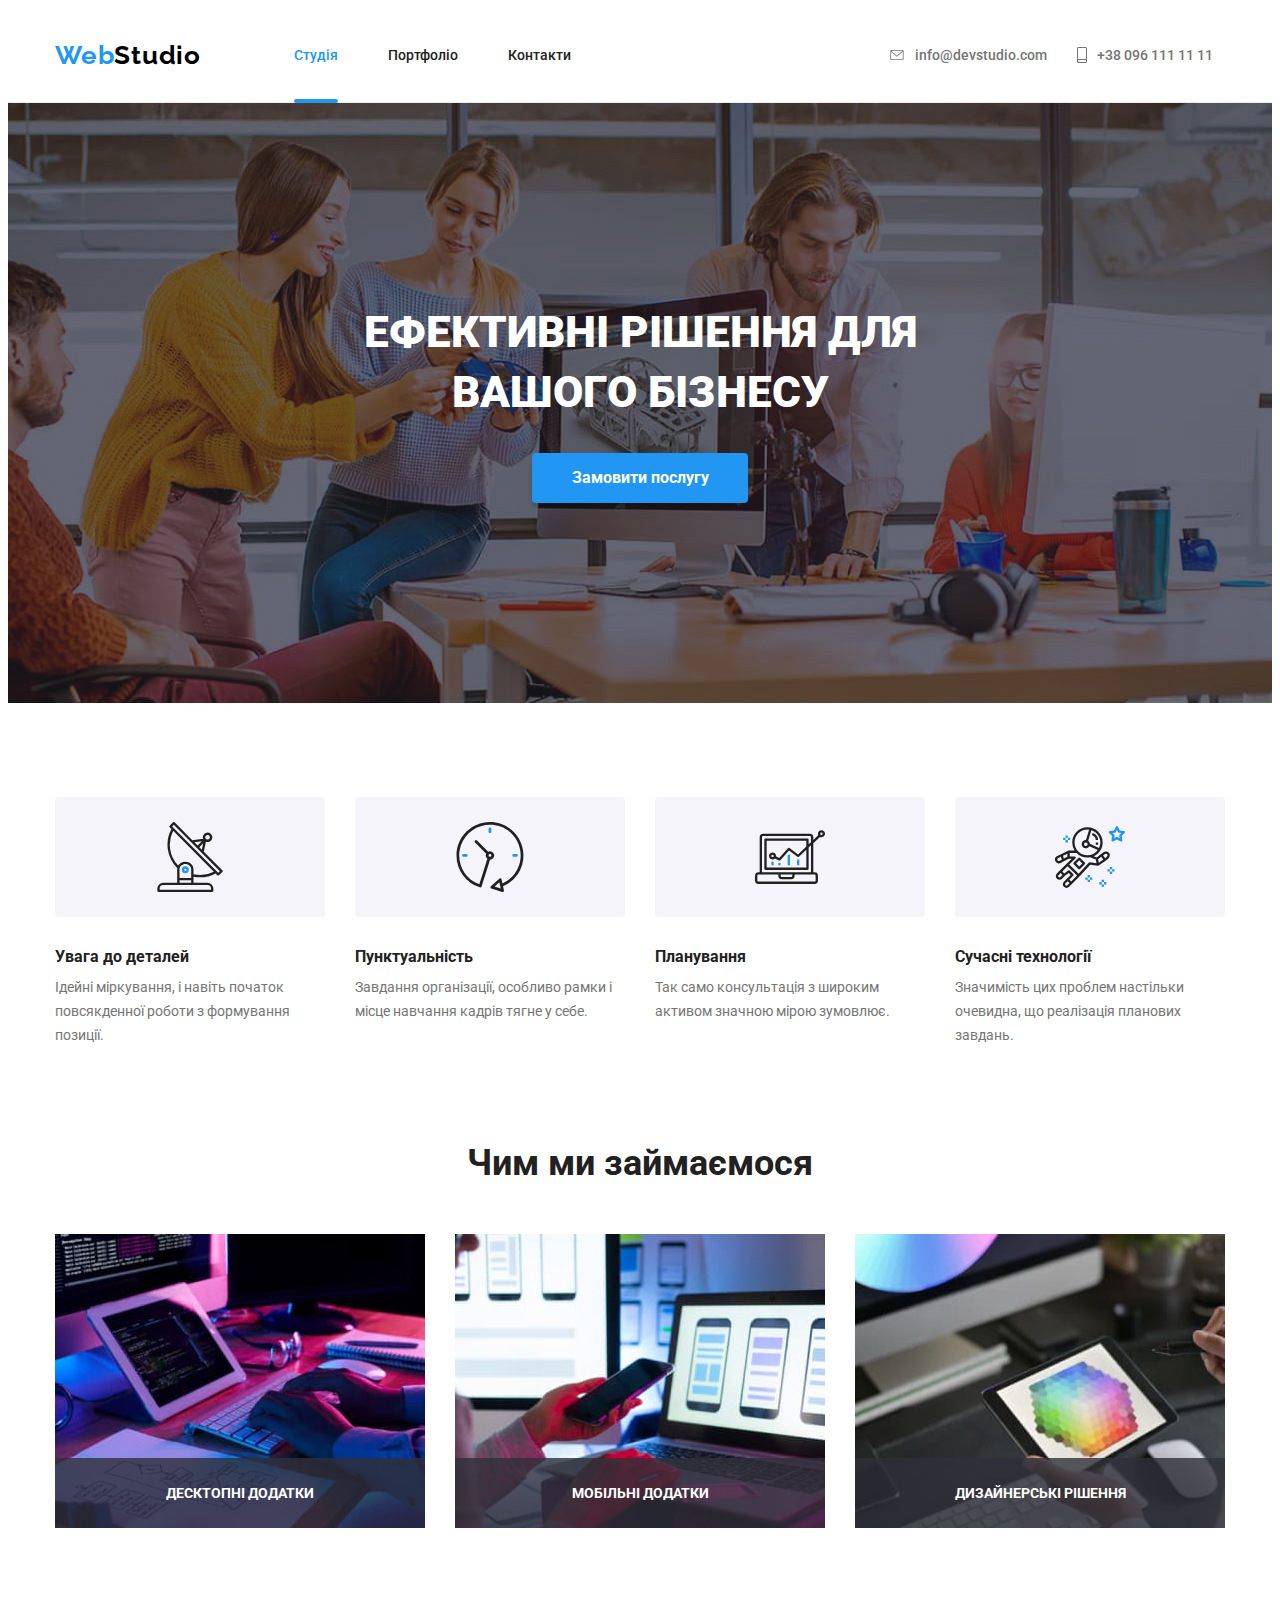
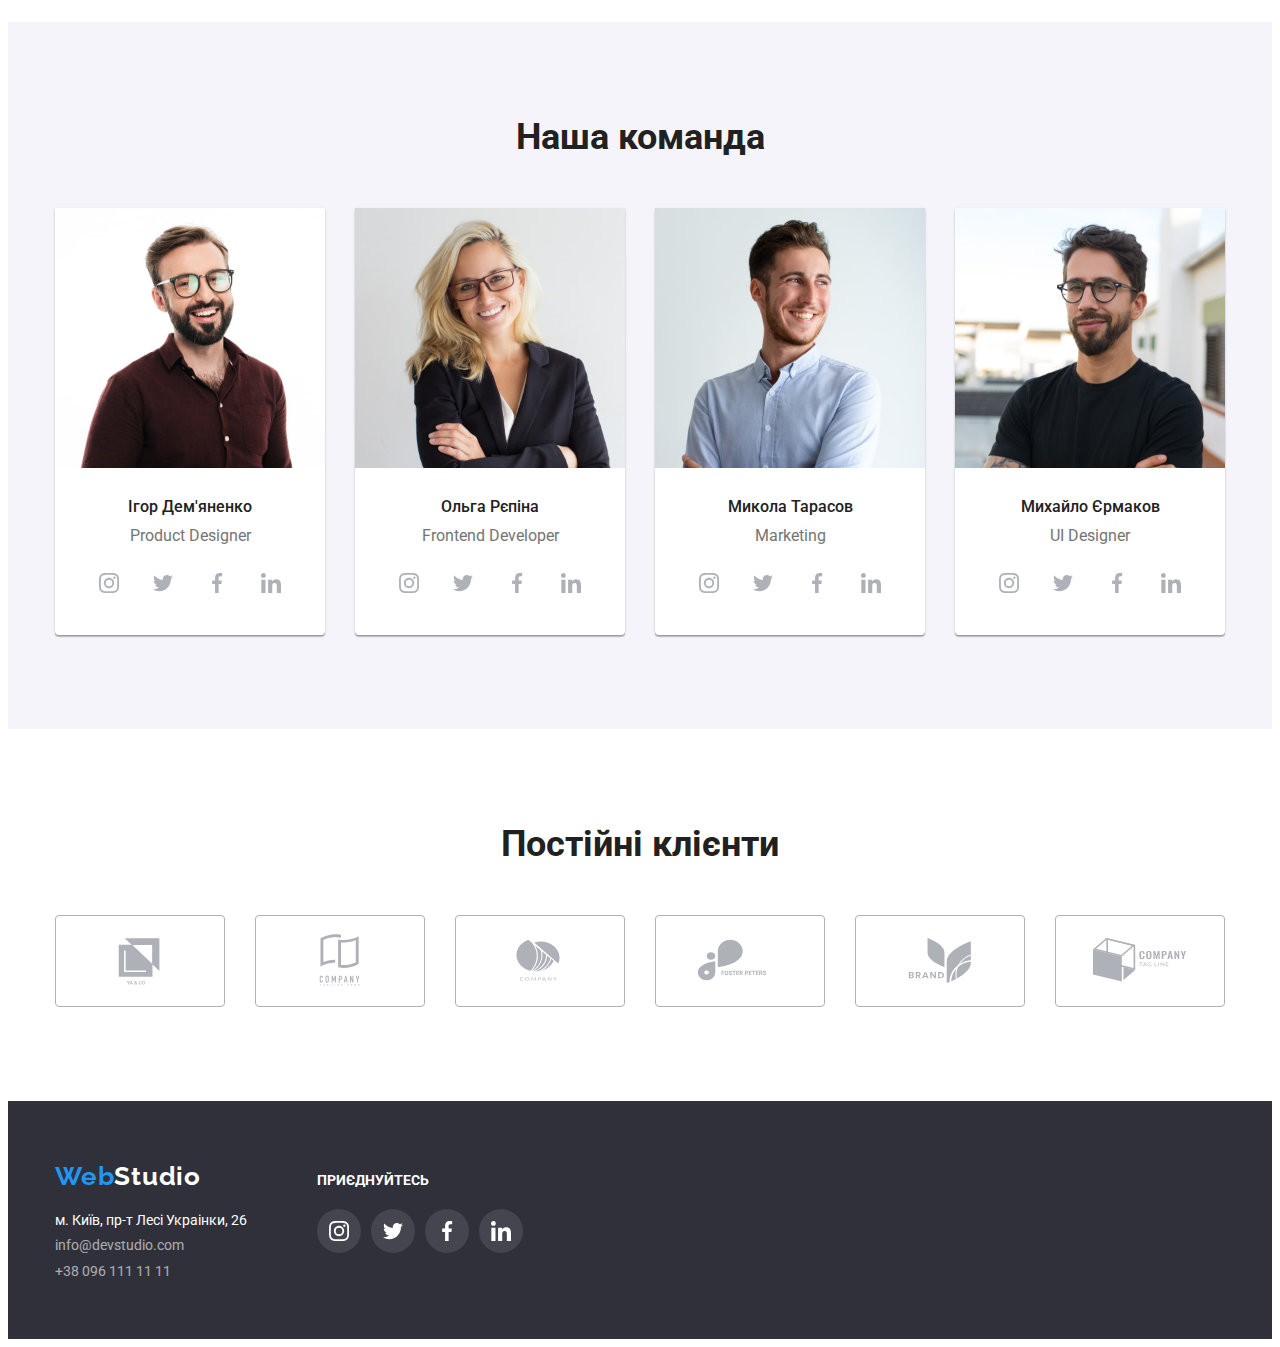
<file: index.html>
<!DOCTYPE html>
<html lang="uk">
  <head>
    <meta charset="UTF-8" />
    <meta http-equiv="X-UA-Compatible" content="IE=edge" />
    <meta name="viewport" content="width=device-width, initial-scale=1.0" />
    <title>Web studio</title>
    <link rel="preconnect" href="https://fonts.googleapis.com" />
    <link rel="preconnect" href="https://fonts.gstatic.com" crossorigin />
    <link
      href="https://fonts.googleapis.com/css2?family=Raleway:wght@700&family=Roboto:wght@400;500;700;900&display=swap"
      rel="stylesheet"
    />
    <link
      rel="stylesheet"
      href="https://cdnjs.cloudflare.com/ajax/libs/modern-normalize/1.1.0/modern-normalize.min.css"
      integrity="sha512-wpPYUAdjBVSE4KJnH1VR1HeZfpl1ub8YT/NKx4PuQ5NmX2tKuGu6U/JRp5y+Y8XG2tV+wKQpNHVUX03MfMFn9Q=="
      crossorigin="anonymous"
      referrerpolicy="no-referrer"
    />
    <link rel="stylesheet" href="./css/styles.css" />
  </head>
  <body>
    <header class="header">
      <div class="container">
        <nav class="header-nav">
          <a lang="en" class="link logo" href="./index.html"
            >Web<span class="logo-second-part">Studio</span></a
          >
          <ul class="list list-header-menu">
            <li class="left-header-item">
              <a class="link current" href="./index.html">Студія</a>
            </li>
            <li class="left-header-item">
              <a class="link" href="./portfolio.html">Портфоліо</a>
            </li>
            <li class="left-header-item">
              <a class="link" href="#">Контакти</a>
            </li>
          </ul>

          <ul class="list list-header-contacts">
            <li>
              <a class="link header-contacts" href="mailto:info@devstudio.com"
                ><svg class="icon-header" width="16" height="10">
                  <use href="./images/icons.svg#icon-envelope"></use></svg
                >info@devstudio.com</a
              >
            </li>
            <li>
              <a class="link header-contacts" href="tel:++380961111111"
                ><svg class="icon-header" width="10" height="16">
                  <use href="./images/icons.svg#icon-smartphone"></use></svg
                >+38 096 111 11 11</a
              >
            </li>
          </ul>
        </nav>
      </div>
    </header>
    <main>
      <!-- Секція герой -->
      <section class="hero-bgc bgi">
        <div class="container">
          <h1 class="hero-title">
            Ефективні рішення для <br />
            вашого бізнесу
          </h1>
          <button class="btn-studia" type="button" data-modal-open>
            Замовити послугу
          </button>
          <div class="backdrop is-hidden" data-modal>
            <div class="modal">
              <button class="button-modal" type="button" data-modal-close>
                <svg width="18" height="18">
                  <use href="./images/icons.svg#icon-close-black"></use>
                </svg>
              </button>
            </div>
          </div>
        </div>
      </section>

      <!-- Перлік переваг -->
      <section class="section benefits">
        <div class="container">
          <h2 class="visually-hidden">Наші переваги</h2>
          <ul class="list list-benefits">
            <li>
              <div class="thumb">
                <svg width="70" height="70">
                  <use href="./images/icons.svg#icon-antenna"></use>
                </svg>
              </div>
              <h3 class="post-title">Увага до деталей</h3>
              <p class="post-text">
                Ідейні міркування, і навіть початок повсякденної роботи з
                формування позиції.
              </p>
            </li>
            <li>
              <div class="thumb">
                <svg width="70" height="70">
                  <use href="./images/icons.svg#icon-clock"></use>
                </svg>
              </div>
              <h3 class="post-title">Пунктуальність</h3>
              <p class="post-text">
                Завдання організації, особливо рамки і місце навчання кадрів
                тягне у себе.
              </p>
            </li>
            <li>
              <div class="thumb">
                <svg width="70" height="70">
                  <use href="./images/icons.svg#icon-diagram"></use>
                </svg>
              </div>
              <h3 class="post-title">Планування</h3>
              <p class="post-text">
                Так само консультація з широким активом значною мірою зумовлює.
              </p>
            </li>
            <li>
              <div class="thumb">
                <svg width="70" height="70">
                  <use href="./images/icons.svg#icon-astronaut"></use>
                </svg>
              </div>
              <h3 class="post-title">Сучасні технології</h3>
              <p class="post-text">
                Значимість цих проблем настільки очевидна, що реалізація
                планових завдань.
              </p>
            </li>
          </ul>
        </div>
      </section>

      <!-- чим займається компанія -->
      <section class="section">
        <div class="container">
          <h2 class="section-title">Чим ми займаємося</h2>
          <ul class="list list-flex">
            <li>
              <div class="img-overlay">
                <img
                  src="./images/box1.jpg"
                  alt="людина друкує на клавіатурі"
                  width="370"
                />
                <div class="text-overlay"><h3>Десктопні додатки</h3></div>
              </div>
            </li>
            <li>
              <div class="img-overlay">
                <img
                  src="./images/box2.jpg"
                  alt="людина тримає у руці телефон"
                  width="370"
                />
                <div class="text-overlay"><h3>Мобільні додатки</h3></div>
              </div>
            </li>
            <li>
              <div class="img-overlay">
                <img
                  src="./images/box3.jpg"
                  alt="людина користується планшетом"
                  width="370"
                />
                <div class="text-overlay"><h3>Дизайнерські рішення</h3></div>
              </div>
            </li>
          </ul>
        </div>
      </section>

      <!-- команда -->
      <section class="team-bgc section">
        <div class="container">
          <h2 class="section-title">Наша команда</h2>
          <ul class="list team-flex">
            <li class="team-list-item">
              <img
                src="./images/img.jpg"
                alt="фото Ігоря Дем'яненка"
                width="270"
              />
              <div class="team-title-text">
                <h3 class="team-titles">Ігор Дем'яненко</h3>
                <p lang="en" class="team-text">Product Designer</p>
                <ul class="list-team-social">
                  <li>
                    <a class="link-team-social" href="#"
                      ><svg class="icon-team-social" width="20" height="20">
                        <use
                          href="./images/icons.svg#icon-instagram"
                        ></use></svg
                    ></a>
                  </li>
                  <li>
                    <a class="link-team-social" href="#"
                      ><svg class="icon-team-social" width="20" height="20">
                        <use href="./images/icons.svg#icon-twitter"></use></svg
                    ></a>
                  </li>
                  <li>
                    <a class="link-team-social" href="#"
                      ><svg class="icon-team-social" width="20" height="20">
                        <use href="./images/icons.svg#icon-facebook"></use></svg
                    ></a>
                  </li>
                  <li>
                    <a class="link-team-social" href="#"
                      ><svg class="icon-team-social" width="20" height="20">
                        <use href="./images/icons.svg#icon-linkedin"></use></svg
                    ></a>
                  </li>
                </ul>
              </div>
            </li>
            <li class="team-list-item">
              <img
                src="./images/img1.jpg"
                alt="фото Ольги Рєпіної"
                width="270"
              />
              <div class="team-title-text">
                <h3 class="team-titles">Ольга Рєпіна</h3>
                <p lang="en" class="team-text">Frontend Developer</p>
                <ul class="list-team-social">
                  <li>
                    <a class="link-team-social" href="#"
                      ><svg class="icon-team-social" width="20" height="20">
                        <use
                          href="./images/icons.svg#icon-instagram"
                        ></use></svg
                    ></a>
                  </li>
                  <li>
                    <a class="link-team-social" href="#"
                      ><svg class="icon-team-social" width="20" height="20">
                        <use href="./images/icons.svg#icon-twitter"></use></svg
                    ></a>
                  </li>
                  <li>
                    <a class="link-team-social" href="#"
                      ><svg class="icon-team-social" width="20" height="20">
                        <use href="./images/icons.svg#icon-facebook"></use></svg
                    ></a>
                  </li>
                  <li>
                    <a class="link-team-social" href="#"
                      ><svg class="icon-team-social" width="20" height="20">
                        <use href="./images/icons.svg#icon-linkedin"></use></svg
                    ></a>
                  </li>
                </ul>
              </div>
            </li>
            <li class="team-list-item">
              <img
                src="./images/img2.jpg"
                alt="фото Миколи Тарасова"
                width="270"
              />
              <div class="team-title-text">
                <h3 class="team-titles">Микола Тарасов</h3>
                <p lang="en" class="team-text">Marketing</p>
                <ul class="list-team-social">
                  <li>
                    <a class="link-team-social" href="#"
                      ><svg class="icon-team-social" width="20" height="20">
                        <use
                          href="./images/icons.svg#icon-instagram"
                        ></use></svg
                    ></a>
                  </li>
                  <li>
                    <a class="link-team-social" href="#"
                      ><svg class="icon-team-social" width="20" height="20">
                        <use href="./images/icons.svg#icon-twitter"></use></svg
                    ></a>
                  </li>
                  <li>
                    <a class="link-team-social" href="#"
                      ><svg class="icon-team-social" width="20" height="20">
                        <use href="./images/icons.svg#icon-facebook"></use></svg
                    ></a>
                  </li>
                  <li>
                    <a class="link-team-social" href="#"
                      ><svg class="icon-team-social" width="20" height="20">
                        <use href="./images/icons.svg#icon-linkedin"></use></svg
                    ></a>
                  </li>
                </ul>
              </div>
            </li>
            <li class="team-list-item">
              <img
                src="./images/img3.jpg"
                alt="фото Михайла Єрмакова"
                width="270"
              />
              <div class="team-title-text">
                <h3 class="team-titles">Михайло Єрмаков</h3>
                <p lang="en" class="team-text">UI Designer</p>
                <ul class="list-team-social">
                  <li>
                    <a class="link-team-social" href="#"
                      ><svg class="icon-team-social" width="20" height="20">
                        <use
                          href="./images/icons.svg#icon-instagram"
                        ></use></svg
                    ></a>
                  </li>
                  <li>
                    <a class="link-team-social" href="#"
                      ><svg class="icon-team-social" width="20" height="20">
                        <use href="./images/icons.svg#icon-twitter"></use></svg
                    ></a>
                  </li>
                  <li>
                    <a class="link-team-social" href="#"
                      ><svg class="icon-team-social" width="20" height="20">
                        <use href="./images/icons.svg#icon-facebook"></use></svg
                    ></a>
                  </li>
                  <li>
                    <a class="link-team-social" href="#"
                      ><svg class="icon-team-social" width="20" height="20">
                        <use href="./images/icons.svg#icon-linkedin"></use></svg
                    ></a>
                  </li>
                </ul>
              </div>
            </li>
          </ul>
        </div>
      </section>

      <!-- Постійні клієнти -->
      <section class="section">
        <div class="container">
          <h2 class="section-title">Постійні клієнти</h2>
          <ul class="list-logo">
            <li class="item-logo">
              <a class="link-logo" href="#"
                ><svg width="106" height="60">
                  <use href="./images/icons.svg#icon-logo1"></use></svg
              ></a>
            </li>
            <li class="item-logo">
              <a class="link-logo" href="#"
                ><svg width="106" height="60">
                  <use href="./images/icons.svg#icon-logo2"></use></svg
              ></a>
            </li>
            <li class="item-logo">
              <a class="link-logo" href="#"
                ><svg width="106" height="60">
                  <use href="./images/icons.svg#icon-logo3"></use></svg
              ></a>
            </li>
            <li class="item-logo">
              <a class="link-logo" href="#"
                ><svg width="106" height="60">
                  <use href="./images/icons.svg#icon-logo4"></use></svg
              ></a>
            </li>
            <li class="item-logo">
              <a class="link-logo" href="#"
                ><svg width="106" height="60">
                  <use href="./images/icons.svg#icon-logo5"></use></svg
              ></a>
            </li>
            <li class="item-logo">
              <a class="link-logo" href="#"
                ><svg width="106" height="60">
                  <use href="./images/icons.svg#icon-logo6"></use></svg
              ></a>
            </li>
          </ul>
        </div>
      </section>
    </main>
    <footer class="footer-bgc">
      <div class="container">
        <div class="contacts-social">
          <div class="logo-contact">
            <a lang="en" class="link logo-footer" href="./index.html"
              >Web<span class="footer-logo-second-part">Studio</span></a
            >
            <address class="footer-address">
              <ul class="list list-footer">
                <li>
                  <a
                    class="link footer-link"
                    href="https://goo.gl/maps/CPtrU1FHBa2aNyZL9"
                    target="_blank"
                    rel="noopener noreferrer nofollow"
                    >м. Київ, пр-т Лесі Украінки, 26</a
                  >
                </li>
                <li>
                  <a
                    class="link footer-link opacity-link"
                    href="mailto:info@devstudio.com"
                    >info@devstudio.com</a
                  >
                </li>
                <li>
                  <a
                    class="link footer-link opacity-link"
                    href="tel:++380961111111"
                    >+38 096 111 11 11</a
                  >
                </li>
              </ul>
            </address>
          </div>
          <div class="footer-social-link">
            <h2 class="footer-injoin">приєднуйтесь</h2>
            <ul class="list-footer-social">
              <li>
                <a class="link-footer-social" href="#"
                  ><svg class="icon-footer-social" width="20" height="20">
                    <use href="./images/icons.svg#icon-instagram"></use></svg
                ></a>
              </li>
              <li>
                <a class="link-footer-social" href="#"
                  ><svg class="icon-footer-social" width="20" height="20">
                    <use href="./images/icons.svg#icon-twitter"></use></svg
                ></a>
              </li>
              <li>
                <a class="link-footer-social" href="#"
                  ><svg class="icon-footer-social" width="20" height="20">
                    <use href="./images/icons.svg#icon-facebook"></use></svg
                ></a>
              </li>
              <li>
                <a class="link-footer-social" href="#"
                  ><svg class="icon-footer-social" width="20" height="20">
                    <use href="./images/icons.svg#icon-linkedin"></use></svg
                ></a>
              </li>
            </ul>
          </div>
        </div>
      </div>
    </footer>
    <script src="./js/modal.js"></script>
  </body>
</html>
</file>
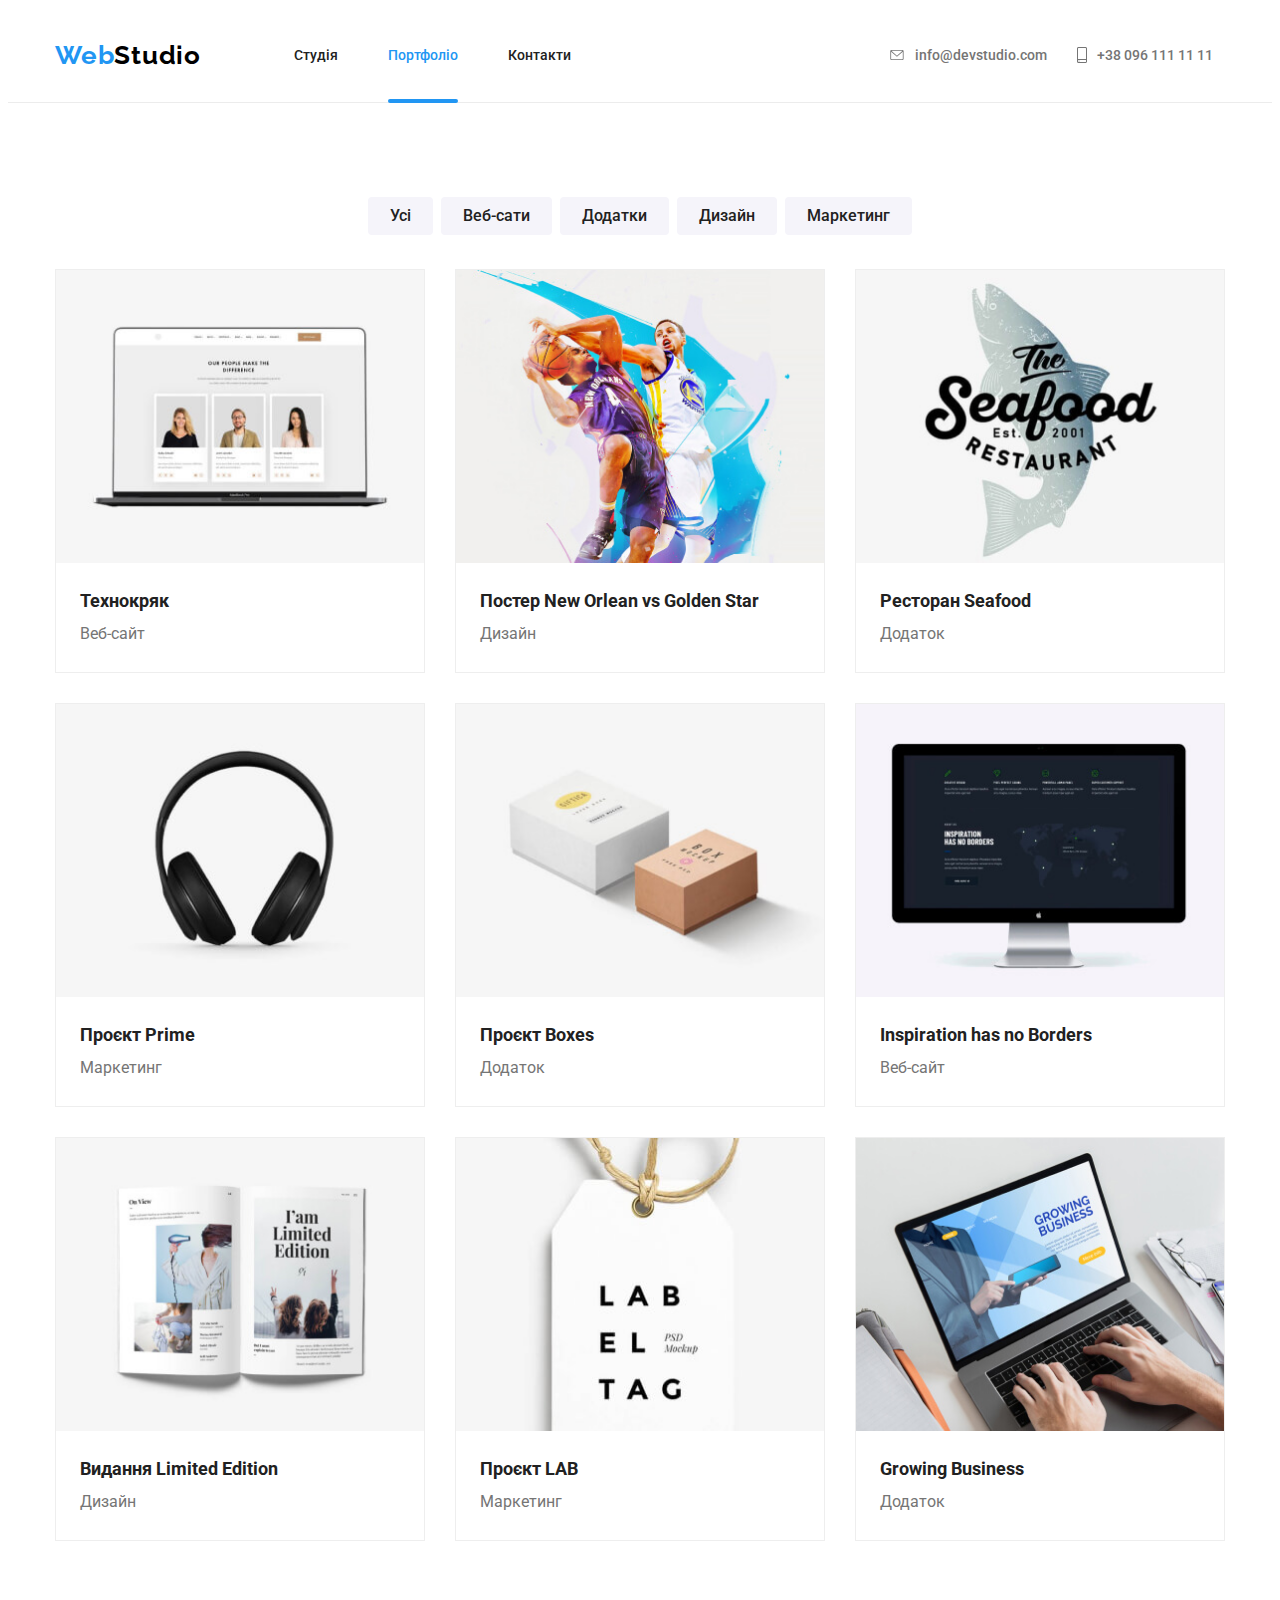
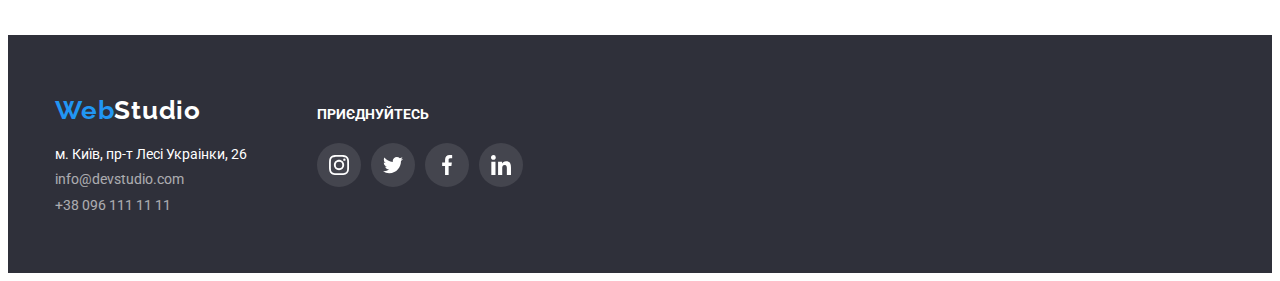
<file: portfolio.html>
<!DOCTYPE html>
<html lang="uk">
  <head>
    <meta charset="UTF-8" />
    <meta http-equiv="X-UA-Compatible" content="IE=edge" />
    <meta name="viewport" content="width=device-width, initial-scale=1.0" />
    <title>Web studio</title>
    <link rel="preconnect" href="https://fonts.googleapis.com" />
    <link rel="preconnect" href="https://fonts.gstatic.com" crossorigin />
    <link
      href="https://fonts.googleapis.com/css2?family=Raleway:wght@700&family=Roboto:wght@400;500;700;900&display=swap"
      rel="stylesheet"
    />
    <link
      rel="stylesheet"
      href="https://cdnjs.cloudflare.com/ajax/libs/modern-normalize/1.1.0/modern-normalize.min.css"
      integrity="sha512-wpPYUAdjBVSE4KJnH1VR1HeZfpl1ub8YT/NKx4PuQ5NmX2tKuGu6U/JRp5y+Y8XG2tV+wKQpNHVUX03MfMFn9Q=="
      crossorigin="anonymous"
      referrerpolicy="no-referrer"
    />
    <link rel="stylesheet" href="./css/styles.css" />
  </head>
  <body>
    <header class="header">
      <div class="container">
        <nav class="header-nav">
          <a lang="en" class="link logo" href="./index.html"
            >Web<span class="logo-second-part">Studio</span></a
          >
          <ul class="list list-header-menu">
            <li class="left-header-item">
              <a class="link" href="./index.html">Студія</a>
            </li>
            <li class="left-header-item">
              <a class="link current" href="./portfolio.html">Портфоліо</a>
            </li>
            <li class="left-header-item">
              <a class="link" href="#">Контакти</a>
            </li>
          </ul>

          <ul class="list list-header-contacts">
            <li>
              <a class="link header-contacts" href="mailto:info@devstudio.com"
                ><svg class="icon-header" width="16" height="10">
                  <use href="./images/icons.svg#icon-envelope"></use></svg
                >info@devstudio.com</a
              >
            </li>
            <li>
              <a class="link header-contacts" href="tel:++380961111111"
                ><svg class="icon-header" width="10" height="16">
                  <use href="./images/icons.svg#icon-smartphone"></use></svg
                >+38 096 111 11 11</a
              >
            </li>
          </ul>
        </nav>
      </div>
    </header>
    <main>
      <!-- Головна секція -->
      <section class="section">
        <div class="container">
          <h1 class="visually-hidden">Project filter</h1>
          <ul class="list list-btn">
            <li class="btn">
              <button class="btn-portfolio" type="button">Усі</button>
            </li>
            <li class="btn">
              <button class="btn-portfolio" type="button">Веб-сати</button>
            </li>
            <li class="btn">
              <button class="btn-portfolio" type="button">Додатки</button>
            </li>
            <li class="btn">
              <button class="btn-portfolio" type="button">Дизайн</button>
            </li>
            <li class="btn">
              <button class="btn-portfolio" type="button">Маркетинг</button>
            </li>
          </ul>
          <ul class="list list-item">
            <li class="item">
              <div class="item-thumb">
                <img
                  src="./images/img_(5).jpg"
                  width="370"
                  alt="ноутбук із зображенням веб-сайту з трьома людьми"
                />
                <div class="item-overlay-text">
                  <p>
                    Ресурс пропонує комплексні пропозиції з різним рівнем
                    функціоналу та сервісів. Все це дозволить відвідувачу
                    отримати вичерпні відомості про компанію чи приватну особу.
                  </p>
                </div>
              </div>
              <div class="list-item-text">
                <h2 class="portfolio-title">Технокряк</h2>
                <p class="portfolio-text">Веб-сайт</p>
              </div>
            </li>
            <li class="item">
              <div class="item-thumb">
                <img
                  src="./images/img_(6).jpg"
                  width="370"
                  alt="постер з двома баскетболістами"
                />
                <div class="item-overlay-text">
                  <p>
                    Ресурс пропонує комплексні пропозиції з різним рівнем
                    функціоналу та сервісів. Все це дозволить відвідувачу
                    отримати вичерпні відомості про компанію чи приватну особу.
                  </p>
                </div>
              </div>
              <div class="list-item-text">
                <h2 class="portfolio-title">
                  Постер New Orlean vs Golden Star
                </h2>
                <p class="portfolio-text">Дизайн</p>
              </div>
            </li>
            <li class="item">
              <div class="item-thumb">
                <img
                  src="./images/img_(7).jpg"
                  width="370"
                  alt="логотип додатку ресторану"
                />
                <div class="item-overlay-text">
                  <p>
                    Ресурс пропонує комплексні пропозиції з різним рівнем
                    функціоналу та сервісів. Все це дозволить відвідувачу
                    отримати вичерпні відомості про компанію чи приватну особу.
                  </p>
                </div>
              </div>

              <div class="list-item-text">
                <h2 class="portfolio-title">Ресторан Seafood</h2>
                <p class="portfolio-text">Додаток</p>
              </div>
            </li>
            <li class="item">
              <div class="item-thumb">
                <img
                  src="./images/img_(8).jpg"
                  width="370"
                  alt="чорні навушники на світлому фоні"
                />
                <div class="item-overlay-text">
                  <p>
                    Ресурс пропонує комплексні пропозиції з різним рівнем
                    функціоналу та сервісів. Все це дозволить відвідувачу
                    отримати вичерпні відомості про компанію чи приватну особу.
                  </p>
                </div>
              </div>

              <div class="list-item-text">
                <h2 class="portfolio-title">Проєкт Prime</h2>
                <p class="portfolio-text">Маркетинг</p>
              </div>
            </li>
            <li class="item">
              <div class="item-thumb">
                <img
                  src="./images/img_(9).jpg"
                  width="370"
                  alt="біла та коричнева коробки на світлому фоні"
                />
                <div class="item-overlay-text">
                  <p>
                    Ресурс пропонує комплексні пропозиції з різним рівнем
                    функціоналу та сервісів. Все це дозволить відвідувачу
                    отримати вичерпні відомості про компанію чи приватну особу.
                  </p>
                </div>
              </div>

              <div class="list-item-text">
                <h2 class="portfolio-title">Проєкт Boxes</h2>
                <p class="portfolio-text">Додаток</p>
              </div>
            </li>
            <li class="item">
              <div class="item-thumb">
                <img
                  src="./images/img_(10).jpg"
                  width="370"
                  alt="комп'ютер із зображенням сайту"
                />
                <div class="item-overlay-text">
                  <p>
                    Ресурс пропонує комплексні пропозиції з різним рівнем
                    функціоналу та сервісів. Все це дозволить відвідувачу
                    отримати вичерпні відомості про компанію чи приватну особу.
                  </p>
                </div>
              </div>

              <div class="list-item-text">
                <h2 class="portfolio-title">Inspiration has no Borders</h2>
                <p class="portfolio-text">Веб-сайт</p>
              </div>
            </li>
            <li class="item">
              <div class="item-thumb">
                <img
                  src="./images/img_(11).jpg"
                  width="370"
                  alt="розгорнутий журналу з картинками"
                />
                <div class="item-overlay-text">
                  <p>
                    Ресурс пропонує комплексні пропозиції з різним рівнем
                    функціоналу та сервісів. Все це дозволить відвідувачу
                    отримати вичерпні відомості про компанію чи приватну особу.
                  </p>
                </div>
              </div>

              <div class="list-item-text">
                <h2 class="portfolio-title">Видання Limited Edition</h2>
                <p class="portfolio-text">Дизайн</p>
              </div>
            </li>
            <li class="item">
              <div class="item-thumb">
                <img
                  src="./images/img_(12).jpg"
                  width="370"
                  alt="біла бирка на нитці"
                />
                <div class="item-overlay-text">
                  <p>
                    Ресурс пропонує комплексні пропозиції з різним рівнем
                    функціоналу та сервісів. Все це дозволить відвідувачу
                    отримати вичерпні відомості про компанію чи приватну особу.
                  </p>
                </div>
              </div>

              <div class="list-item-text">
                <h2 class="portfolio-title">Проєкт LAB</h2>
                <p class="portfolio-text">Маркетинг</p>
              </div>
            </li>
            <li class="item">
              <div class="item-thumb">
                <img
                  src="./images/img_(13).jpg"
                  width="370"
                  alt="ноутбук із зображенням додатку"
                />
                <div class="item-overlay-text">
                  <p>
                    Ресурс пропонує комплексні пропозиції з різним рівнем
                    функціоналу та сервісів. Все це дозволить відвідувачу
                    отримати вичерпні відомості про компанію чи приватну особу.
                  </p>
                </div>
              </div>

              <div class="list-item-text">
                <h2 class="portfolio-title">Growing Business</h2>
                <p class="portfolio-text">Додаток</p>
              </div>
            </li>
          </ul>
        </div>
      </section>
    </main>
    <footer class="footer-bgc">
      <div class="container">
        <div class="contacts-social">
          <div class="logo-contact">
            <a lang="en" class="link logo-footer" href="./index.html"
              >Web<span class="footer-logo-second-part">Studio</span></a
            >
            <address class="footer-address">
              <ul class="list list-footer">
                <li>
                  <a
                    class="link footer-link"
                    href="https://goo.gl/maps/CPtrU1FHBa2aNyZL9"
                    target="_blank"
                    rel="noopener noreferrer nofollow"
                    >м. Київ, пр-т Лесі Украінки, 26</a
                  >
                </li>
                <li>
                  <a
                    class="link footer-link opacity-link"
                    href="mailto:info@devstudio.com"
                    >info@devstudio.com</a
                  >
                </li>
                <li>
                  <a
                    class="link footer-link opacity-link"
                    href="tel:++380961111111"
                    >+38 096 111 11 11</a
                  >
                </li>
              </ul>
            </address>
          </div>
          <div class="footer-social-link">
            <h2 class="footer-injoin">приєднуйтесь</h2>
            <ul class="list-footer-social">
              <li>
                <a class="link-footer-social" href="#"
                  ><svg class="icon-footer-social" width="20" height="20">
                    <use href="./images/icons.svg#icon-instagram"></use></svg
                ></a>
              </li>
              <li>
                <a class="link-footer-social" href="#"
                  ><svg class="icon-footer-social" width="20" height="20">
                    <use href="./images/icons.svg#icon-twitter"></use></svg
                ></a>
              </li>
              <li>
                <a class="link-footer-social" href="#"
                  ><svg class="icon-footer-social" width="20" height="20">
                    <use href="./images/icons.svg#icon-facebook"></use></svg
                ></a>
              </li>
              <li>
                <a class="link-footer-social" href="#"
                  ><svg class="icon-footer-social" width="20" height="20">
                    <use href="./images/icons.svg#icon-linkedin"></use></svg
                ></a>
              </li>
            </ul>
          </div>
        </div>
      </div>
    </footer>
  </body>
</html>
</file>
<file: css/styles.css>
:root {
  --primary-text-color: #212121;
  --secondary-text-color: #757575;
  --design-color: rgba(33, 150, 243, 1);
  --white-color: #ffffff;
  --dark-bgc: #2f303a;
  --light-bgc: #f5f4fa;
  --active-button: #188ce8;
  --logo-second-part-color: #000000;
  --primary-icons-color: #afb1b8;
  --timing-function: cubic-bezier(0.4, 0, 0.2, 1);
}

* {
  box-sizing: border-box;
}

body {
  font-family: "Roboto", "Raleway", sans-serif;
  color: var(--primary-text-color);
  font-size: 14px;
  font-weight: 400;
}

ul {
  list-style-type: none;
}

h1,
h2,
h3,
h4,
h5,
h6,
p,
ul {
  margin: 0;
  padding: 0;
}

img {
  display: block;
  max-width: 100%;
  height: auto;
}

.list {
  list-style: none;
  padding-left: 0;
  margin: 0;
}

.section {
  padding: 94px 0;
}

.container {
  width: 1200px;
  padding: 0 15px;
  margin: 0 auto;
}

/* UI components */
.link {
  position: relative;
  /* padding: 30px; */
  text-decoration: none;
  color: var(--primary-text-color);
  font-weight: 500;
  line-height: 1.17;
  transition: color 250ms var(--timing-function);
}
.link:hover,
.link:focus {
  color: var(--design-color);
}

.current {
  color: var(--design-color);
}

.current::after {
  content: "";
  position: absolute;
  left: 0;
  bottom: 0;
  margin-bottom: -40px;
  width: 100%;
  height: 4px;
  background-color: var(--design-color);
  border-radius: 2px;
}
/* WebStudio-logo*/
.logo {
  margin-right: 93px;
  font-size: 26px;
  font-weight: 700;
  line-height: 1.17;
  letter-spacing: 0.03em;
  font-family: "Raleway", sans-serif;
  color: var(--design-color);
}
.logo-second-part {
  color: var(--logo-second-part-color);
}

.header-contacts {
  color: var(--secondary-text-color);
  display: flex;
  align-items: center;
  gap: 10px;
}
.footer-link {
  color: var(--white-color);
  font-weight: 400;
}
.opacity-link {
  opacity: 60%;
}
.btn-studia {
  display: block;
  margin-right: auto;
  margin-left: auto;
  background-color: var(--design-color);
  color: var(--white-color);
  box-shadow: 0px 4px 4px rgba(0, 0, 0, 0.15);
  border-radius: 4px;
  width: 216px;
  height: 50px;
  cursor: pointer;
  font-family: inherit;
  font-size: 16px;
  font-weight: 700;
  line-height: 1.88;
  border: transparent;
  transition: color 250ms var(--timing-function),
    background-color 250ms var(--timing-function);
}
.btn-studia:hover,
.btn-studia:focus {
  color: var(--white-color);
  background-color: var(--active-button);
}

/*Header*/
.header {
  padding: 32px 0;
  border-bottom: 1px solid #ececec;
}

.header-nav {
  display: flex;
  align-items: center;
}

.list-header-menu {
  display: flex;
}
.list-header-contacts {
  display: flex;
  gap: 30px;
}

.left-header-item {
  margin-right: 50px;
}

.left-header-item:last-child {
  margin-right: 318px;
}

.right-header-item:last-child {
  margin: 0;
}

.icon-header {
  fill: currentColor;
}

.icon-header:hover,
.icon-header:focus {
  fill: currentColor;
}

/*Hero Sections */
.hero-title {
  margin: 0 auto 30px;
  min-width: 696px;
  color: var(--white-color);
  text-transform: uppercase;
  text-align: center;
  font-size: 44px;
  line-height: 1.36;
  font-weight: 900;
}

.hero-bgc {
  max-width: 1600px;
  margin: 0 auto;
  padding: 200px 0;
  background-color: var(--dark-bgc);
}

.bgi {
  background-image: linear-gradient(
      rgba(47, 48, 58, 0.4),
      rgba(47, 48, 58, 0.4)
    ),
    url(../images/bgi.jpg);
  background-position: center;
}
.backdrop {
  position: fixed;
  top: 0;
  left: 0;
  width: 100%;
  height: 100%;
  background-color: rgba(0, 0, 0, 0.2);
  opacity: 1;
  visibility: visible;
  transition: opacity 250ms var(--timing-function),
  visibility 250ms var(--timing-function);
}

.backdrop.is-hidden {
  opacity: 0;
  visibility: hidden;
  pointer-events: none;
}
.backdrop.is-hidden .modal {
  transform: translate(-50%, -50%) scale(0.9);
}

.modal {
  position: absolute;
  left: 50%;
  top: 50%;
  transform: translate(-50%, -50%) scale(1);
  width: 100%;
  max-width: 528px;
  height: 100%;
  max-height: 581px;
  box-shadow: 0px 1px 3px rgba(0, 0, 0, 0.12), 0px 1px 1px rgba(0, 0, 0, 0.14),
    0px 2px 1px rgba(0, 0, 0, 0.2);
  border-radius: 4px;
  background-color: var(--white-color);
  transition: transform 250ms var(--timing-function);
}
.button-modal {
  position: absolute;
  top: 8px;
  right: 8px;
  display: flex;
  justify-content: center;
  align-items: center;
  width: 30px;
  height: 30px;
  border-radius: 50%;
  border: 1px solid rgba(0, 0, 0, 0.1);
  background-color: #fff;
}

/* Hidden title 2-nd section */
.benefits {
  padding-bottom: 0;
}

.list-benefits {
  display: flex;
  gap: 30px;
}

.thumb {
  display: flex;
  justify-content: center;
  align-items: center;
  margin-bottom: 30px;
  border-radius: 4px;
  width: 270px;
  height: 120px;
  background-color: var(--light-bgc);
}

.visually-hidden {
  position: absolute;
  width: 1px;
  height: 1px;
  margin: -1px;
  padding: 0;
  overflow: hidden;
  border: 0;
}

.post-title {
  margin-bottom: 10px;
  line-height: 1.17;
}

.post-text {
  margin-bottom: 0;
  color: var(--secondary-text-color);
  line-height: 1.7;
}

/* Section 3 */
.list-flex {
  display: flex;
  gap: 30px;
}
.section-title {
  margin-bottom: 50px;
  font-size: 36px;
  line-height: 1.17;
  text-align: center;
}

.img-overlay {
  position: relative;
  z-index: -1;
}

.text-overlay {
  position: absolute;
  left: 0;
  bottom: 0;
  height: 70px;
  width: 100%;
  background-color: rgba(47, 48, 58, 0.8);
  display: flex;
  justify-content: center;
  align-items: center;
}

.text-overlay h3 {
  text-transform: uppercase;
  color: var(--white-color);
  font-size: 14px;
  line-height: 1.17;
}
/* Section 4 */
.team-flex {
  display: flex;
  gap: 30px;
}
.team-list-item {
  flex-basis: calc((100% - 90px) / 4);
  background-color: var(--white-color);
  box-shadow: 0px 1px 3px rgba(0, 0, 0, 0.12), 0px 1px 1px rgba(0, 0, 0, 0.14),
    0px 2px 1px rgba(0, 0, 0, 0.2);
  border-radius: 0px 0px 4px 4px;
}

.team-title-text {
  text-align: center;
  padding: 30px;
}

.team-titles {
  margin-bottom: 10px;
  font-size: 16px;
  line-height: 1.17;
  font-weight: 500;
}

.team-text {
  margin-bottom: 16px;
  color: var(--secondary-text-color);
  font-size: 16px;
  line-height: 1.17;
}

.list-team-social {
  display: flex;
  gap: 10px;
  justify-content: center;
}

.link-team-social {
  display: flex;
  justify-content: center;
  align-items: center;
  width: 44px;
  height: 44px;
  border-radius: 50%;
  transition: background-color 250ms var(--timing-function);
}

.link-team-social:hover,
.link-team-social:focus {
  background-color: var(--design-color);
  border-radius: 50%;
}

.link-team-social:hover svg,
.link-team-social:focus svg {
  fill: var(--white-color);
}

.icon-team-social {
  fill: var(--primary-icons-color);
}

.team-bgc {
  background-color: var(--light-bgc);
}

/* Section 5 */
.list-logo {
  display: flex;
  justify-content: center;
  align-items: center;
  gap: 30px;
}

.link-logo {
  display: flex;
  justify-content: center;
  align-items: center;
  width: 170px;
  height: 92px;
  fill: var(--primary-icons-color);
  border: 1px solid var(--primary-icons-color);
  border-radius: 4px;
  transition: border 250ms var(--timing-function),
    fill 250ms var(--timing-function);
}

.link-logo:hover,
.link-logo:focus {
  fill: var(--design-color);
  border: 1px solid var(--design-color);
}

/*Footer*/
.footer-bgc {
  padding: 60px 0;
  background-color: var(--dark-bgc);
}

.footer-logo-second-part {
  color: var(--white-color);
}

.logo-footer {
  display: block;
  font-size: 26px;
  font-weight: 700;
  line-height: 1.17;
  letter-spacing: 0.03em;
  font-family: "Raleway", sans-serif;
  color: var(--design-color);
}

.list-footer {
  display: flex;
  flex-direction: column;
  gap: 9px;
}

.footer-address {
  font-style: normal;
}

.icon-footer-social {
  fill: var(--white-color);
}

.logo-contact {
  display: flex;
  gap: 20px;
  flex-direction: column;
}

.contacts-social {
  display: flex;
  align-items: baseline;
  gap: 70px;
}

.footer-injoin {
  margin-bottom: 20px;
  line-height: 1.17;
  font-size: 14px;
  text-transform: uppercase;
  color: var(--white-color);
}
.list-footer-social {
  display: flex;
  gap: 10px;
}

.link-footer-social {
  background-color: rgba(255, 255, 255, 0.1);
  display: flex;
  justify-content: center;
  align-items: center;
  border-radius: 50%;
  width: 44px;
  height: 44px;
  transition: background-color 250ms var(--timing-function);
}

.link-footer-social:hover,
.link-footer-social:focus {
  background-color: var(--design-color);
}

/* PORTFOLIO PAGE */
/* button portfolio */
.btn-portfolio {
  padding: 6px 22px;
  background-color: var(--light-bgc);
  color: var(--primary-text-color);
  border-radius: 4px;
  cursor: pointer;
  font-family: inherit;
  font-size: 16px;
  font-weight: 500;
  line-height: 1.63;
  border: transparent;
  box-shadow: none;
  transition: color 250ms var(--timing-function),
    background-color 250ms var(--timing-function),
    box-shadow 250ms var(--timing-function);
}
.btn-portfolio:hover,
.btn-portfolio:focus {
  box-shadow: 0px 4px 4px rgba(0, 0, 0, 0.15);
  color: var(--white-color);
  background-color: var(--design-color);
}
.list-btn {
  display: flex;
  justify-content: center;
  gap: 8px;
  margin-bottom: 34px;
}



/* portfolio section */
.portfolio-title {
  font-size: 18px;
  line-height: 2;
}
.portfolio-text {
  color: var(--secondary-text-color);
  font-size: 16px;
  line-height: 1.88;
}
.item {
  width: 370px;
  height: 404px;
  border: 1px solid #eeeeee;
}

.item:focus,
.item:hover {
  box-shadow: 0px 1px 1px rgba(0, 0, 0, 0.12), 0px 4px 4px rgba(0, 0, 0, 0.06),
    1px 4px 6px rgba(0, 0, 0, 0.16);
}

.list-item {
  display: flex;
  flex-wrap: wrap;
  gap: 30px;
}

.list-item-text {
  padding: 20px 24px;
}

.item-thumb {
  position: relative;
  overflow: hidden;
}
.item-overlay-text {
  position: absolute;
  top: 0;
  left: 0;
  width: 100%;
  height: 100%;
  padding: 63px 24px;
  background-color: rgba(33, 150, 243, 0.9);
  transform: translateY(100%);
  font-size: 18px;
  line-height: 1.55;
  color: var(--white-color);
  opacity: 0;
  transition: transform 250ms var(--timing-function),
    opacity 250ms var(--timing-function);
  overflow: auto;
}

.item:hover .item-overlay-text {
  opacity: 1;
  transform: translateY(0);
}
</file>
